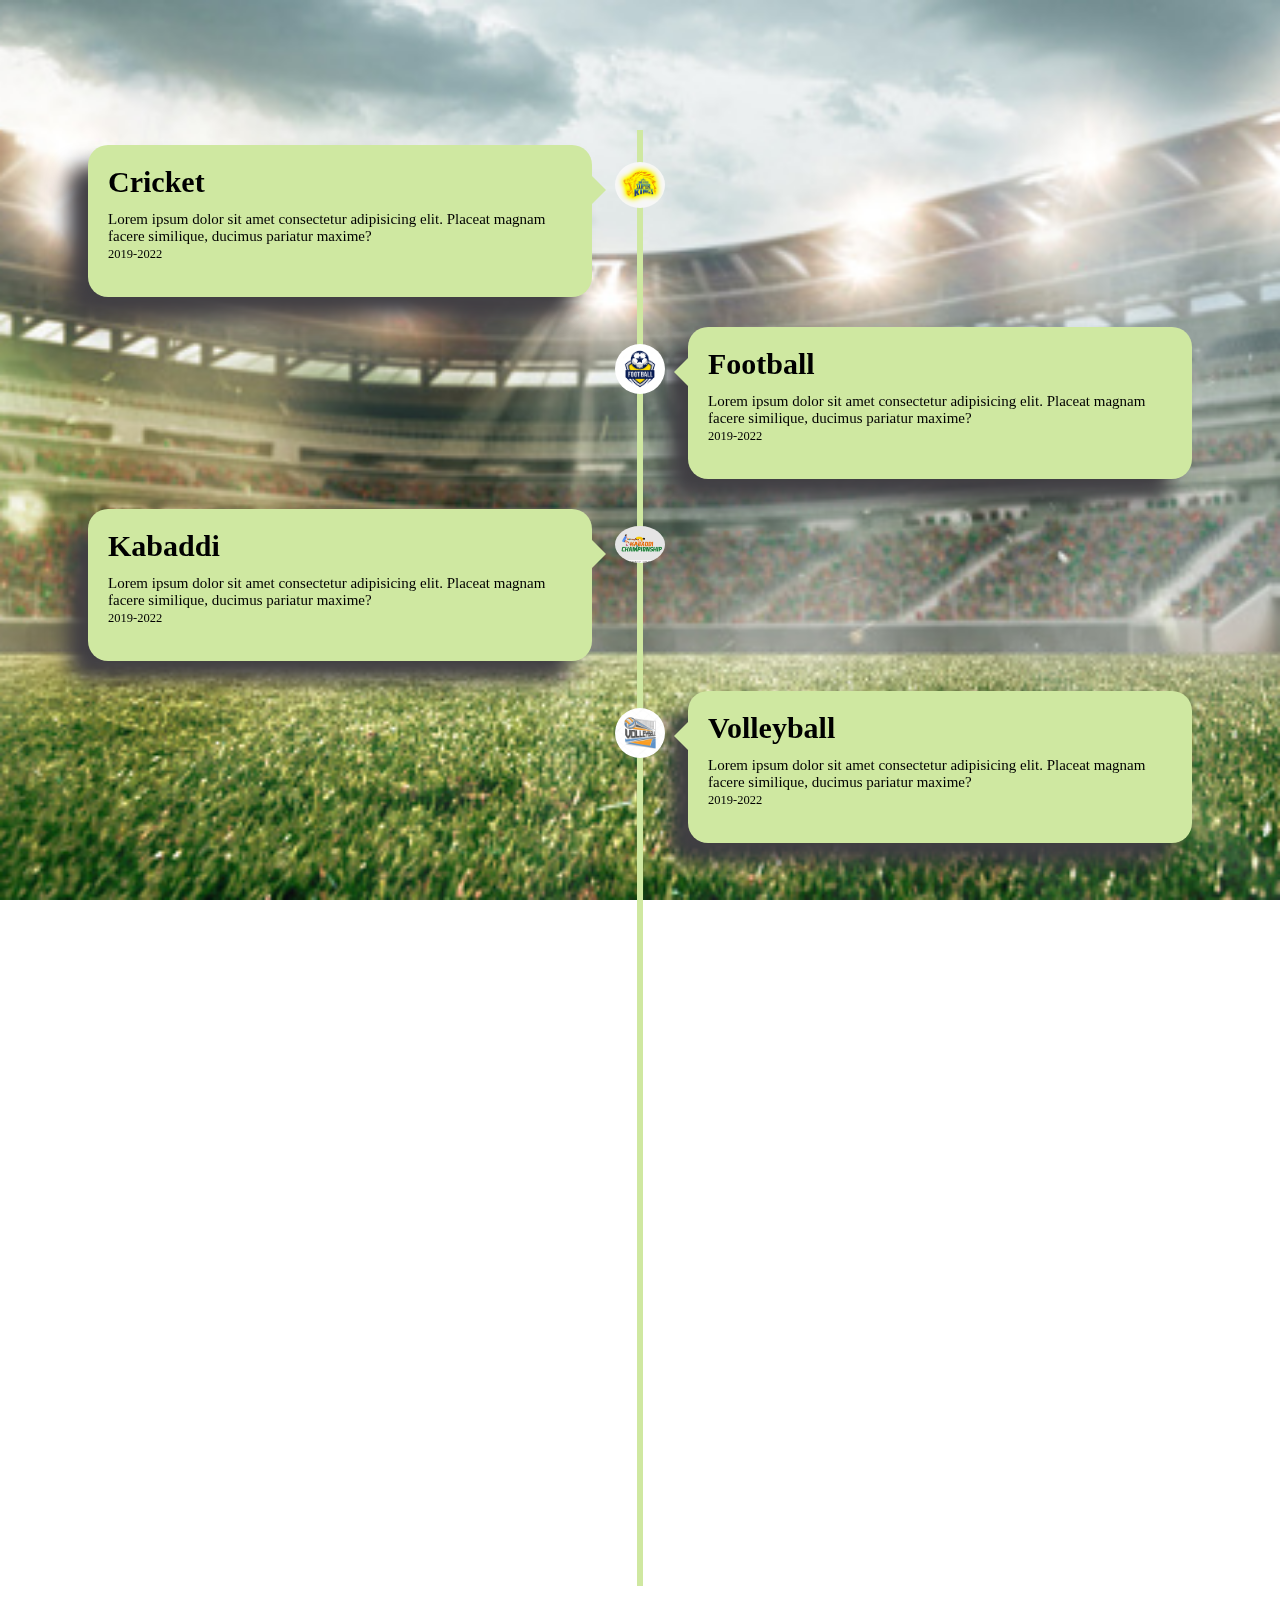
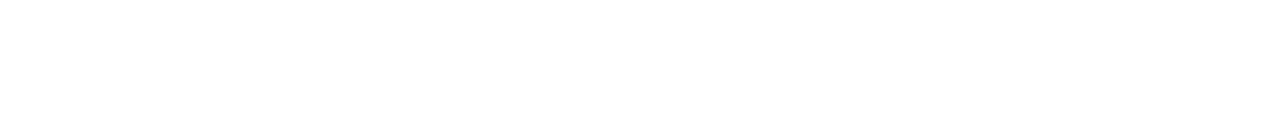
<file: index.html>
<!DOCTYPE html>
<html lang="en">
<head>
    <meta charset="UTF-8">
    <meta http-equiv="X-UA-Compatible" content="IE=edge">
    <meta name="viewport" content="width=device-width, initial-scale=1.0">
    <title>Simple Timline</title>
    <link rel="stylesheet" href="style3.css">
    <link rel="stylesheet" href="https://unpkg.com/aos@next/dist/aos.css" />
</head>
<body>
    <div class="timeline">
       

        <div class="container left-container" data-aos="fade-right"  data-aos-duration="4000">
            <img src="Cricket_logo.jpg" data-aos="fadeLeft" alt="">
            <div class="text-box" id="crick">
                <h2>Cricket </h2>
                <p>Lorem ipsum dolor sit amet consectetur adipisicing elit. Placeat magnam facere similique, ducimus pariatur maxime?</p>
                <small>2019-2022</small>
                <span class="left-container-arrow"></span>
            </div>
        </div>

        <div class="container right-container"data-aos="fade-left" data-aos-duration="4000">
            <img src="Football_logo.jpg" alt="">
            <div class="text-box">
                <h2>Football</h2>
                <p>Lorem ipsum dolor sit amet consectetur adipisicing elit. Placeat magnam facere similique, ducimus pariatur maxime?</p>
                <small>2019-2022</small>
                <span class="right-container-arrow"></span>
            </div>
        </div>

        <div class="container left-container" data-aos="fade-right"  data-aos-duration="4000">
            <img src="Kabaddi_logo.jpg" alt="">
            <div class="text-box">
                <h2>Kabaddi</h2>
                <p>Lorem ipsum dolor sit amet consectetur adipisicing elit. Placeat magnam facere similique, ducimus pariatur maxime?</p>
                <small>2019-2022</small>
                <span class="left-container-arrow"></span>
            </div>
        </div>

        <div class="container right-container" data-aos="fade-left"  data-aos-duration="4000">
            <img src="Vollyball logo.jpg" alt="">
            <div class="text-box">
                <h2>Volleyball</h2>
                <p>Lorem ipsum dolor sit amet consectetur adipisicing elit. Placeat magnam facere similique, ducimus pariatur maxime?</p>
                <small>2019-2022</small>
                <span class="right-container-arrow"></span>
            </div>
        </div>

        <div class="container left-container" data-aos="fade-right"  data-aos-duration="4000">
            <img src="Kho-kho logo.jpg" alt="">
            <div class="text-box">
                <h2>Kho-Kho</h2>
                <p>Lorem ipsum dolor sit amet consectetur adipisicing elit. Placeat magnam facere similique, ducimus pariatur maxime?</p>
                <small>2019-2022</small>
                <span class="left-container-arrow"></span>
            </div>
        </div>

        <div class="container right-container" data-aos="fade-left"  data-aos-duration="4000">
            <img src="Running logo.jpg" alt="">
            <div class="text-box">
                <h2>Running</h2>
                <p>Lorem ipsum dolor sit amet consectetur adipisicing elit. Placeat magnam facere similique, ducimus pariatur maxime?</p>
                <small>2019-2022</small>
                <span class="right-container-arrow"></span>
            </div>
        </div>

        <div class="container left-container" data-aos="fade-right"  data-aos-duration="4000">
            <img src="Batminton logo.jpg" alt="">
            <div class="text-box">
                <h2>Batminton</h2>
                <p>Lorem ipsum dolor sit amet consectetur adipisicing elit. Placeat magnam facere similique, ducimus pariatur maxime?</p>
                <small>2019-2022</small>
                <span class="left-container-arrow"></span>
            </div>
        </div>

        <div class="container right-container" data-aos="fade-left"  data-aos-duration="4000">
            <img src="Tennis logo.jpg" alt="">
            <div class="text-box">
                <h2>Vollyball</h2>
                <p>Lorem ipsum dolor sit amet consectetur adipisicing elit. Placeat magnam facere similique, ducimus pariatur maxime?</p>
                <small>2019-2022</small>
                <span class="right-container-arrow"></span>
            </div>
        </div>
    </div>
</body>
<script src="https://unpkg.com/aos@next/dist/aos.js"></script>
  <script>
    AOS.init();
  </script>
</html>
</file>
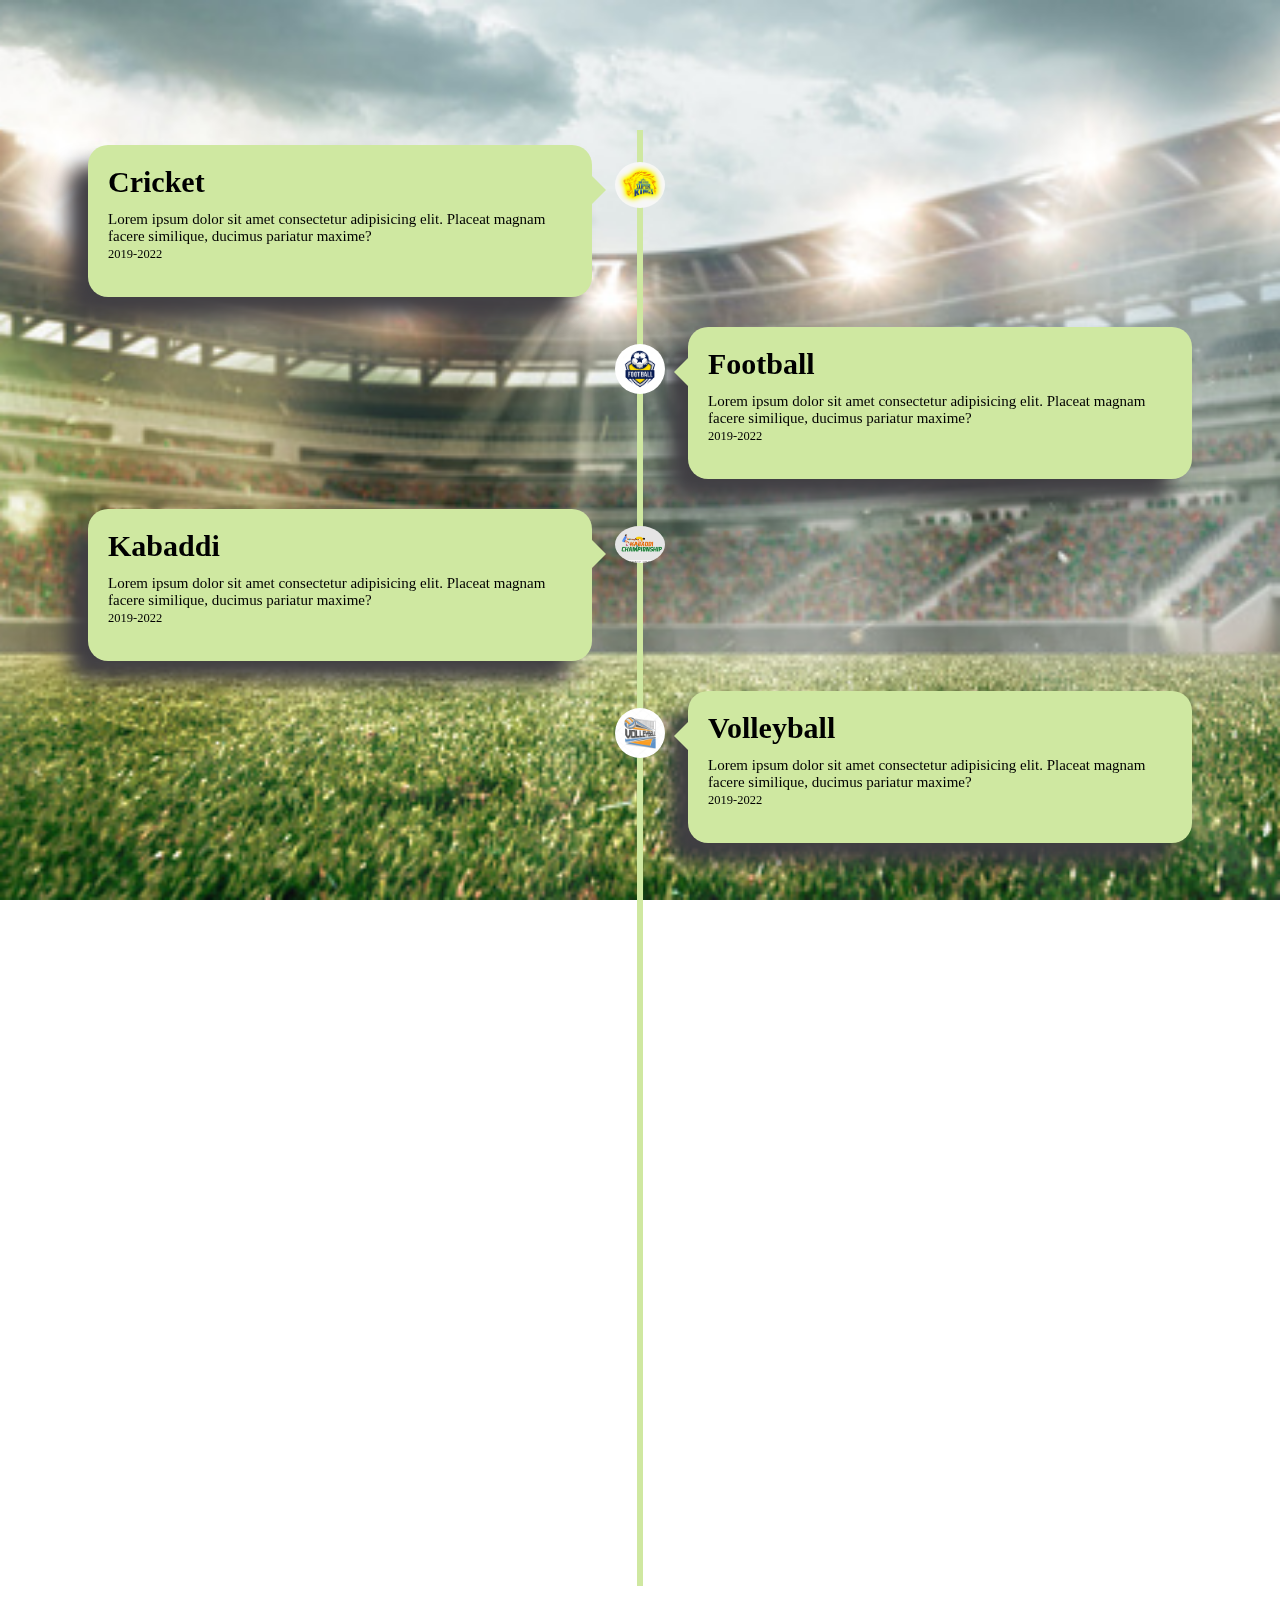
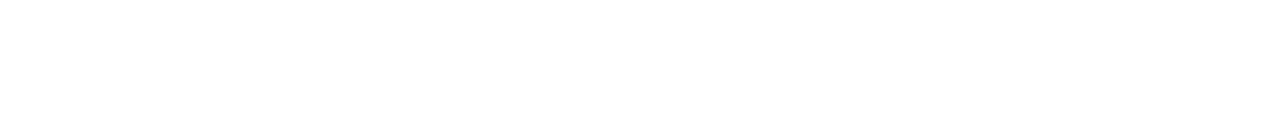
<file: index3.html>
<!DOCTYPE html>
<html lang="en">
<head>
    <meta charset="UTF-8">
    <meta http-equiv="X-UA-Compatible" content="IE=edge">
    <meta name="viewport" content="width=device-width, initial-scale=1.0">
    <title>Simple Timline</title>
    <link rel="stylesheet" href="style3.css">
    <link rel="stylesheet" href="https://unpkg.com/aos@next/dist/aos.css" />
</head>
<body>
    <div class="timeline">
       

        <div class="container left-container" data-aos="fade-right"  data-aos-duration="4000">
            <img src="Cricket_logo.jpg" data-aos="fadeLeft" alt="">
            <div class="text-box" id="crick">
                <h2>Cricket </h2>
                <p>Lorem ipsum dolor sit amet consectetur adipisicing elit. Placeat magnam facere similique, ducimus pariatur maxime?</p>
                <small>2019-2022</small>
                <span class="left-container-arrow"></span>
            </div>
        </div>

        <div class="container right-container"data-aos="fade-left" data-aos-duration="4000">
            <img src="Football_logo.jpg" alt="">
            <div class="text-box">
                <h2>Football</h2>
                <p>Lorem ipsum dolor sit amet consectetur adipisicing elit. Placeat magnam facere similique, ducimus pariatur maxime?</p>
                <small>2019-2022</small>
                <span class="right-container-arrow"></span>
            </div>
        </div>

        <div class="container left-container" data-aos="fade-right"  data-aos-duration="4000">
            <img src="Kabaddi_logo.jpg" alt="">
            <div class="text-box">
                <h2>Kabaddi</h2>
                <p>Lorem ipsum dolor sit amet consectetur adipisicing elit. Placeat magnam facere similique, ducimus pariatur maxime?</p>
                <small>2019-2022</small>
                <span class="left-container-arrow"></span>
            </div>
        </div>

        <div class="container right-container" data-aos="fade-left"  data-aos-duration="4000">
            <img src="Vollyball logo.jpg" alt="">
            <div class="text-box">
                <h2>Volleyball</h2>
                <p>Lorem ipsum dolor sit amet consectetur adipisicing elit. Placeat magnam facere similique, ducimus pariatur maxime?</p>
                <small>2019-2022</small>
                <span class="right-container-arrow"></span>
            </div>
        </div>

        <div class="container left-container" data-aos="fade-right"  data-aos-duration="4000">
            <img src="Kho-kho logo.jpg" alt="">
            <div class="text-box">
                <h2>Kho-Kho</h2>
                <p>Lorem ipsum dolor sit amet consectetur adipisicing elit. Placeat magnam facere similique, ducimus pariatur maxime?</p>
                <small>2019-2022</small>
                <span class="left-container-arrow"></span>
            </div>
        </div>

        <div class="container right-container" data-aos="fade-left"  data-aos-duration="4000">
            <img src="Running logo.jpg" alt="">
            <div class="text-box">
                <h2>Running</h2>
                <p>Lorem ipsum dolor sit amet consectetur adipisicing elit. Placeat magnam facere similique, ducimus pariatur maxime?</p>
                <small>2019-2022</small>
                <span class="right-container-arrow"></span>
            </div>
        </div>

        <div class="container left-container" data-aos="fade-right"  data-aos-duration="4000">
            <img src="Batminton logo.jpg" alt="">
            <div class="text-box">
                <h2>Batminton</h2>
                <p>Lorem ipsum dolor sit amet consectetur adipisicing elit. Placeat magnam facere similique, ducimus pariatur maxime?</p>
                <small>2019-2022</small>
                <span class="left-container-arrow"></span>
            </div>
        </div>

        <div class="container right-container" data-aos="fade-left"  data-aos-duration="4000">
            <img src="Tennis logo.jpg" alt="">
            <div class="text-box">
                <h2>Vollyball</h2>
                <p>Lorem ipsum dolor sit amet consectetur adipisicing elit. Placeat magnam facere similique, ducimus pariatur maxime?</p>
                <small>2019-2022</small>
                <span class="right-container-arrow"></span>
            </div>
        </div>
    </div>
</body>
<script src="https://unpkg.com/aos@next/dist/aos.js"></script>
  <script>
    AOS.init();
  </script>
</html>
</file>
<file: style3.css>
* {
    margin: 0;
    padding: 0;
    font-family: Georgia, 'Times New Roman', Times, serif;
    box-sizing: border-box;
    background-image: -moz-linear-gradient();
}

body {
    background-image: url(background.jpg);
    background-position: center;
    background-size: cover;
    background-attachment: fixed;
}

.timeline {
    max-width: 1200px;
    position: relative;
    margin: 130px auto;
}

/* .container .text-box :hover {
    cursor: pointer;
    background-color: #ffc000;
    box-shadow: 0, 0, 5px #ffc000,
                0, 0, 20px #ffc000,
                0, 0, 60px #ffc000; */




.container {
    padding: 15px 18px;
    position: relative;
    /* background: rgb(235, 197, 226); */
    width: 50%;
    /* animation: movedown 2s linear forwards; */
    opacity: 1;

}

.left-container .text-box {
    box-shadow: -20px 20px 20px rgb(64, 62, 67);
}

.right-container .text-box {
    box-shadow: -20px 20px 20px rgb(64, 62, 67);
}

@keyframes movedown {
    0% {
        opacity: 1;
        transform: translateY(-30px);
    }

    100% {
        opacity: 1;
        transform: translateY(0px);
    }
}

.container:nth-child(1) {
    animation-delay: 0s;

}

.container:nth-child(2) {
    animation-delay: 1s;

}

.container:nth-child(3) {
    animation-delay: 2s;

}

.container:nth-child(4) {
    animation-delay: 3s;

}

.container:nth-child(5) {
    animation-delay: 4s;

}

.container:nth-child(6) {
    animation-delay: 5s;

}

.container:nth-child(7) {
    animation-delay: 6s;

}

.container:nth-child(8) {
    animation-delay: 7s;

}


.text-box {

    padding: 20px;
    position: relative;
    border-radius: 20px;
    background: rgb(207, 232, 161);

    font-size: 15px;
    margin: 0 30px;
}

.left-container {
    left: 0;
}

.right-container {
    left: 50%;
}

.container img {
    position: absolute;
    width: 50px;
    border-radius: 50%;
    right: -25px;
    z-index: 1;
    top: 32px;
}

.right-container img {
    left: -25px;
}

.timeline::after {
    content: '';
    position: absolute;
    width: 6px;
    height: 100%;
    left: 50%;
    top: 0;
    margin-left: -3px;
    background: rgb(207, 232, 161);
    z-index: -1;
    /* animation: moveline 8s linear forwards; */
}

@keyframes moveline {
    0% {
        height: 0;
    }

    100% {
        height: 100%;
    }
}

.text-box {
    font-weight: 600px;
}

.text-box small {
    display: inline-block;
    margin-bottom: 15px;
}

.left-container-arrow {
    height: 0;
    width: 0;
    position: absolute;
    top: 30px;
    z-index: 1;
    border-top: 15px solid transparent;
    border-bottom: 15px solid transparent;
    border-left: 15px solid rgb(207, 232, 161);
    right: -14px;
}

.right-container-arrow {
    height: 0;
    width: 0;
    position: absolute;
    top: 30px;
    z-index: 1;
    border-top: 15px solid transparent;
    border-bottom: 15px solid transparent;
    border-right: 15px solid rgb(207, 232, 161);
    left: -14px;
}

.text-box h2 {
    font-size: 30px;
    font-weight: 800;
    font-family: 'Times New Roman', Times, serif;
    margin: 0px 2px 12px 0px;
}

/* .container :hover{
    padding: 25px;
    position: relative;
    border-radius: 14px;
    background: rgb(210, 205, 160);
    margin: 0 25px;
    transition: 0.5s;
} */

@media (max-width:850px) {
    .right-container .text-box {
        margin-right: 5px;
    }

    .left-container .text-box {
        margin-left: 5px;
    }
}

@media (max-width:660px) {
    .left-container {
        left: 8%;
    }

    .right-container {
        left: 8%;
    }

    .timeline::after {

        left: 8%;
    }

    .container {
        width: 90%;
    }

    .left-container-arrow {
        left: -14px;
        border-right: 15px solid rgb(207, 232, 161);
        border-left: 0px;

    }

    .left-container img {
        left: -25px;
    }

    .left-container {
        padding-left: 43px;
        padding-right: 0px;
    }

    .right-container {
        padding-right: 24px;
    }
}

@media (max-width:400px) {
    .container img {
        width: 36px;
        right: 20px;
    }

    .right-container img {
        left: -18px;
    }

    .left-container img {
        left: -18px;
    }

    .left-container-arrow {
        top: 23px;
        border-top: 12px solid transparent;
        border-bottom: 12px solid transparent;
        border-right: 12px solid rgb(207, 232, 161);
        left: -12px;

    }

    .right-container-arrow {
        top: 23px !important;
        border-top: 12px solid transparent;
        border-bottom: 12px solid transparent;
        border-right: 12px solid rgb(207, 232, 161);
        left: -12px;

    }

    .text-box h2 {
        font-size: 25px;
    }


}
</file>
